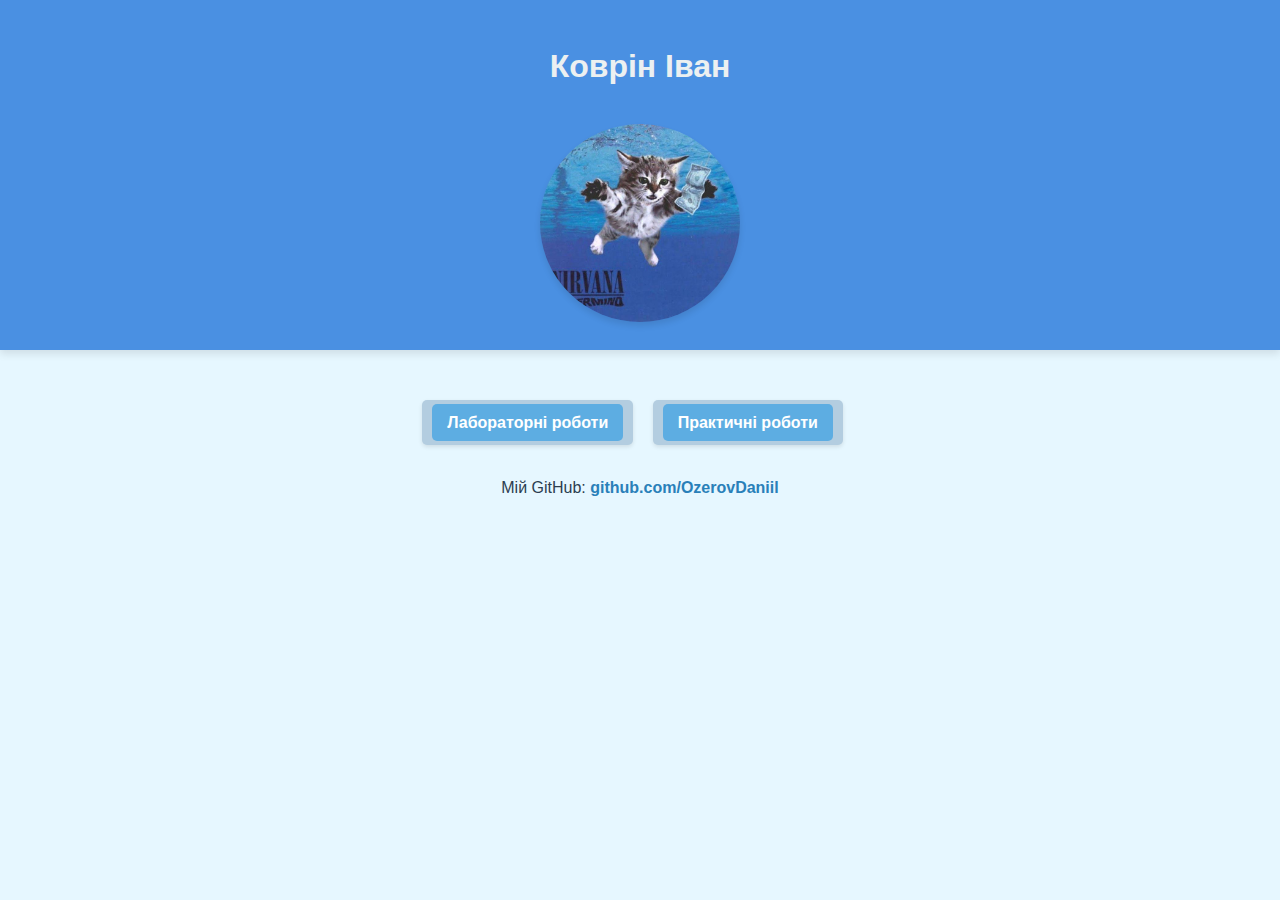
<file: web/index.html>
<!DOCTYPE html>
<html lang="uk">
<head>
    <meta charset="UTF-8">
    <meta name="viewport" content="width=device-width, initial-scale=1.0">
    <title>Ozerov_daniiltipo</title>
    <link rel="stylesheet" href="style.css">
</head>
<body>
    <header>
        <h1>Коврін Іван</h1>
        
        <img src="photo.jpg" alt="Моє фото" width="200">
    </header>
    <main>
        <nav>
            <ul>
                <li><a href="labs.html">Лабораторні роботи</a></li>
                <li><a href="prak.html">Практичні роботи</a></li>
            </ul>
        </nav>
        <footer></footer>
            <p>Мій GitHub: <a href="https://github.com/OzerovDaniil">github.com/OzerovDaniil</a></p>
        </footer>
    </main>
</body>
</html>
</file>
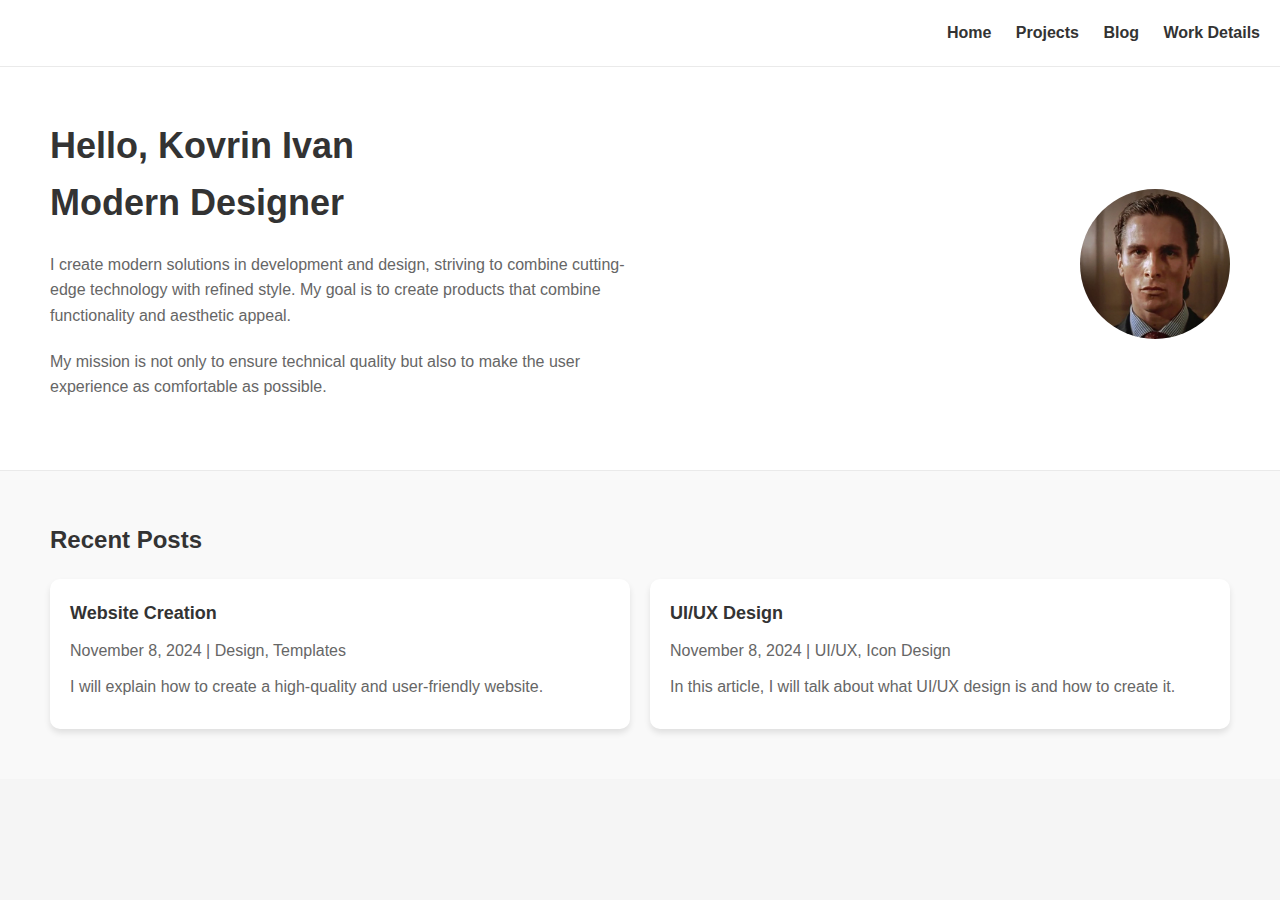
<file: web/lab5/index.html>
<!DOCTYPE html>
<html lang="en">
<head>
    <meta charset="UTF-8">
    <meta name="viewport" content="width=device-width, initial-scale=1.0">
    <title>Personal Portfolio</title>
    <link rel="stylesheet" href="style.index/style.css">
</head>
<body>

    <!-- Header Section -->
    <header class="header">
        <nav class="navbar">
            <a href="index.html" class="nav-link">Home</a>
            <a href="work.html" class="nav-link">Projects</a>
            <a href="blog.html" class="nav-link">Blog</a>
            <a href="workDeteils.html" class="nav-link">Work Details</a>
        </nav>
    </header>

    <!-- Introduction Section -->
    <section class="intro">
        <div class="intro-text">
            <h1>Hello, Kovrin Ivan<br>Modern Designer</h1>
            <p>I create modern solutions in development and design, striving to combine cutting-edge technology with refined style. My goal is to create products that combine functionality and aesthetic appeal.</p>
            <p>My mission is not only to ensure technical quality but also to make the user experience as comfortable as possible.</p>
        </div>
        <div class="intro-image">
            <img src="portfolio_photo.jpg" alt="Profile photo">
        </div>
    </section>

    <!-- Recent Posts Section -->
    <section class="recent-posts">
        <h2>Recent Posts</h2>
        <div class="posts">
            <div class="post">
                <h3>Website Creation</h3>
                <p>November 8, 2024 | Design, Templates</p>
                <p>I will explain how to create a high-quality and user-friendly website.</p>
            </div>
            <div class="post">
                <h3>UI/UX Design</h3>
                <p>November 8, 2024 | UI/UX, Icon Design</p>
                <p>In this article, I will talk about what UI/UX design is and how to create it.</p>
            </div>
        </div>
    </section>

</body>
</html>
</file>
<file: web/lab6/index.html>
<!DOCTYPE html>
<html lang="en">
<head>
    <meta charset="UTF-8">
    <meta name="viewport" content="width=device-width, initial-scale=1.0">
    <title>Pokemon Animation</title>
    <link rel="stylesheet" href="styles.css">
</head>
<body>
    <button id="change-bg">Сменить фон</button>
    <div id="container"></div>
    <script src="script.js"></script>
</body>
</html>
</file>
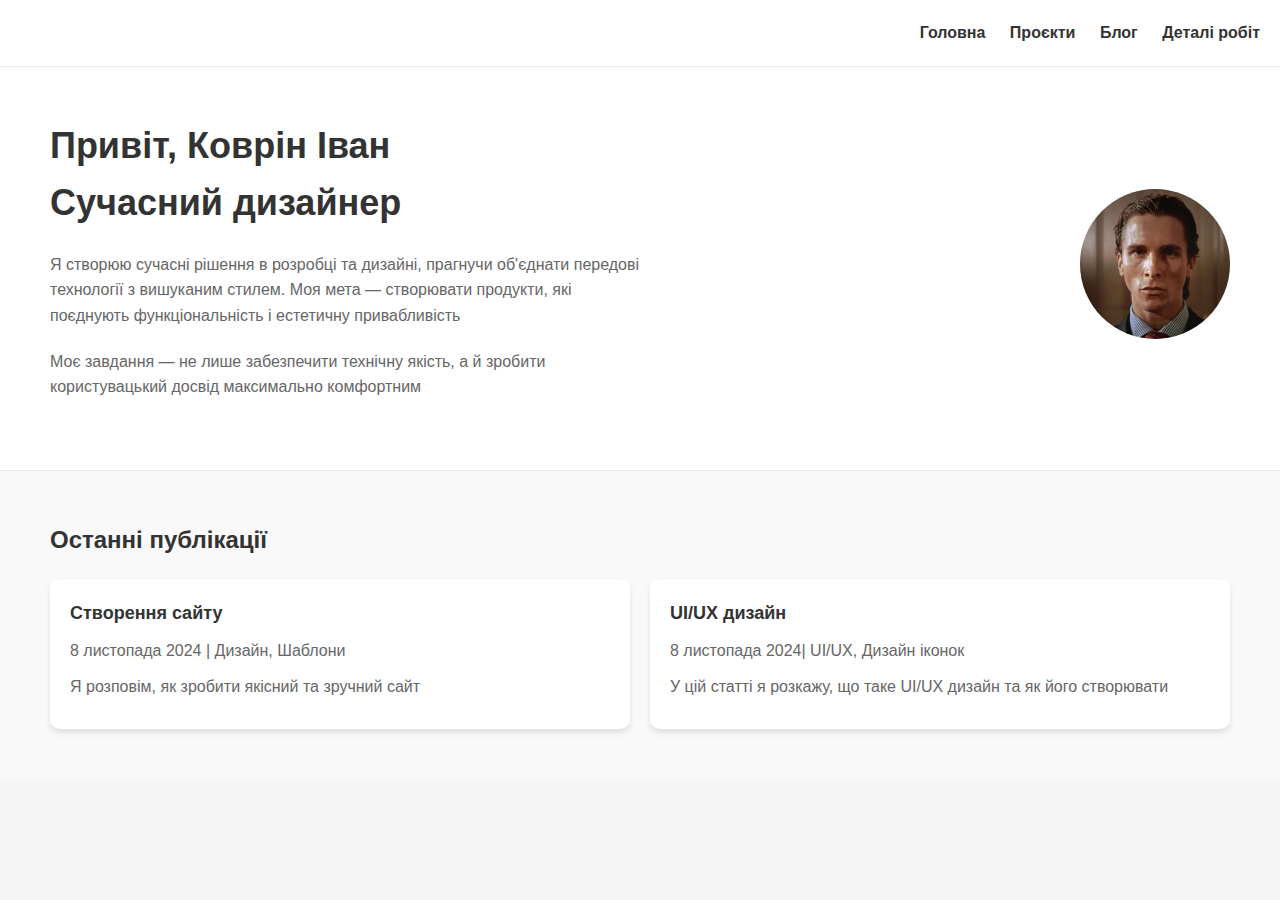
<file: web/prak5/index.html>
<!DOCTYPE html>
<html lang="uk">
<head>
    <meta charset="UTF-8">
    <meta name="viewport" content="width=device-width, initial-scale=1.0">
    <title>Особисте Портфоліо</title>
    <link rel="stylesheet" href="style.index/style.css">
</head>
<body>

    <!-- Header Section -->
    <header class="header">
        <nav class="navbar">
            <a href="index.html" class="nav-link">Головна</a>
            <a href="work.html" class="nav-link">Проєкти</a>
            <a href="blog.html" class="nav-link">Блог</a>
            <a href="workDeteils.html" class="nav-link">Деталі робіт</a>
        </nav>
    </header>

    <!-- Introduction Section -->
    <section class="intro">
        <div class="intro-text">
            <h1>Привіт, Коврін Іван<br>Сучасний дизайнер</h1>
            <p>Я створюю сучасні рішення в розробці та дизайні, прагнучи об'єднати передові технології з вишуканим стилем. Моя мета — створювати продукти, які поєднують функціональність і естетичну привабливість</p>
            <p>Моє завдання — не лише забезпечити технічну якість, а й зробити користувацький досвід максимально комфортним </p>
    
        </div>
        <div class="intro-image">
            <img src="portfolio_photo.jpg" alt="Фото профілю">
        </div>
    </section>

    <!-- Recent Posts Section -->
    <section class="recent-posts">
        <h2>Останні публікації</h2>
        <div class="posts">
            <div class="post">
                <h3>Створення сайту</h3>
                <p>8 листопада 2024 | Дизайн, Шаблони</p>
                <p>Я розповім, як зробити якісний та зручний сайт</p>
            </div>
            <div class="post">
                <h3>UI/UX дизайн</h3>
                <p> 8 листопада 2024| UI/UX, Дизайн іконок</p>
                <p>У цій статті я розкажу, що таке UI/UX дизайн та як його створювати </p>
            </div>
        </div>
    </section>

</body>
</html>
</file>
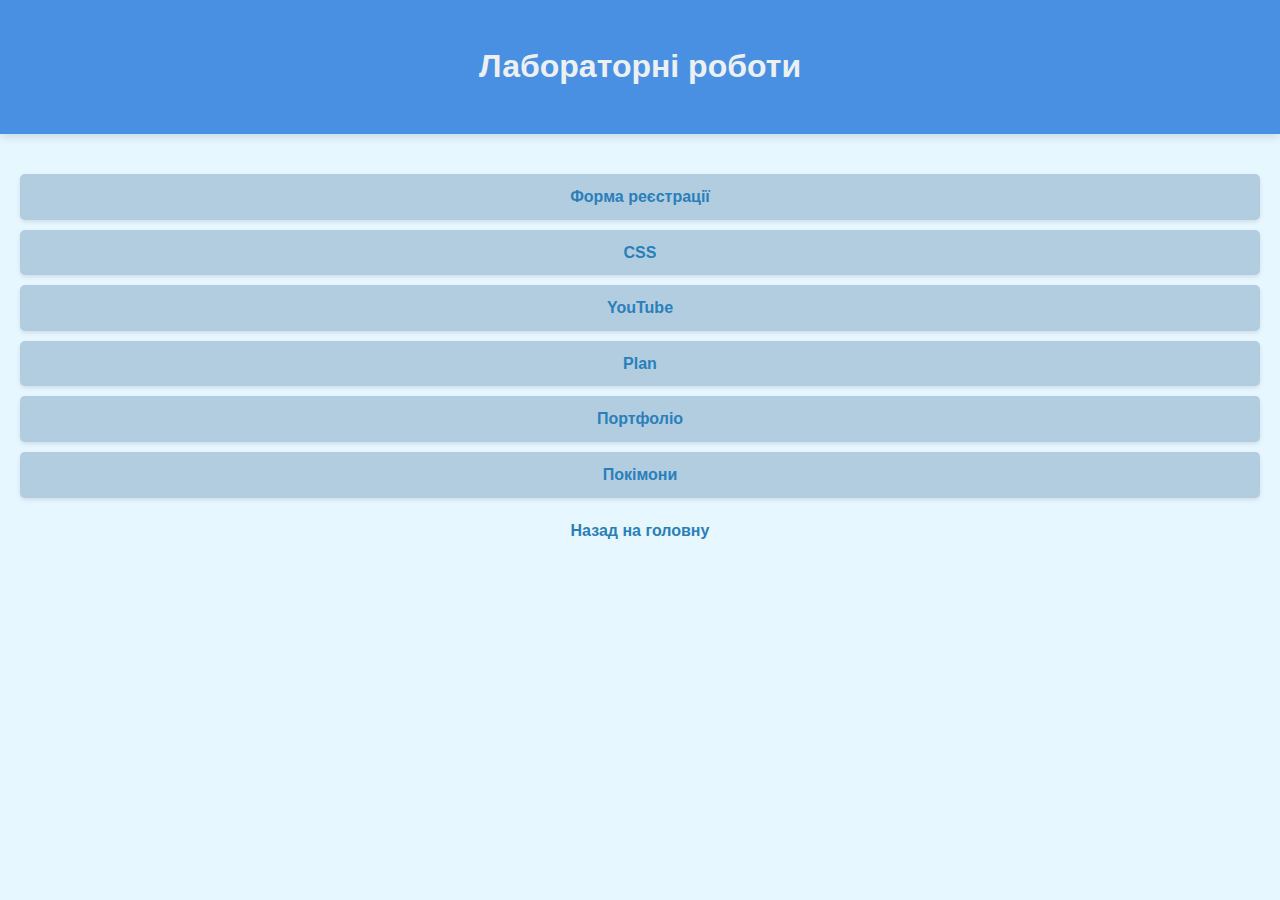
<file: web/labs.html>
<!DOCTYPE html>
<html lang="uk">
<head>
    <meta charset="UTF-8">
    <meta name="viewport" content="width=device-width, initial-scale=1.0">
    <title>Лабораторні роботи</title>
    <link rel="stylesheet" href="style.css">
    <link href="https://fonts.googleapis.com/css2?family=Poppins:wght@300;500;700&display=swap" rel="stylesheet">
    <link href="https://cdnjs.cloudflare.com/ajax/libs/font-awesome/6.0.0-beta3/css/all.min.css" rel="stylesheet">

</head>
<body>
    <header>
        <h1>Лабораторні роботи</h1>
    </header>
    <main>
        <ul>
            <li><a href="lab1/index.html">Форма реєстрації</a></li>
            <li><a href="lab2/lab2.html">CSS</a></li>
            <li><a href="lab3/lab3.html">YouTube</a></li>
            <li><a href="lab4/lab4.html">Plan</a></li>
            <li><a href="lab5/index.html">Портфоліо</a></li>
            <li><a href="lab6/index.html">Покімони</a></li>
        </ul>
        <a href="index.html">Назад на головну</a>
    </main>
</body>
</html>
</file>
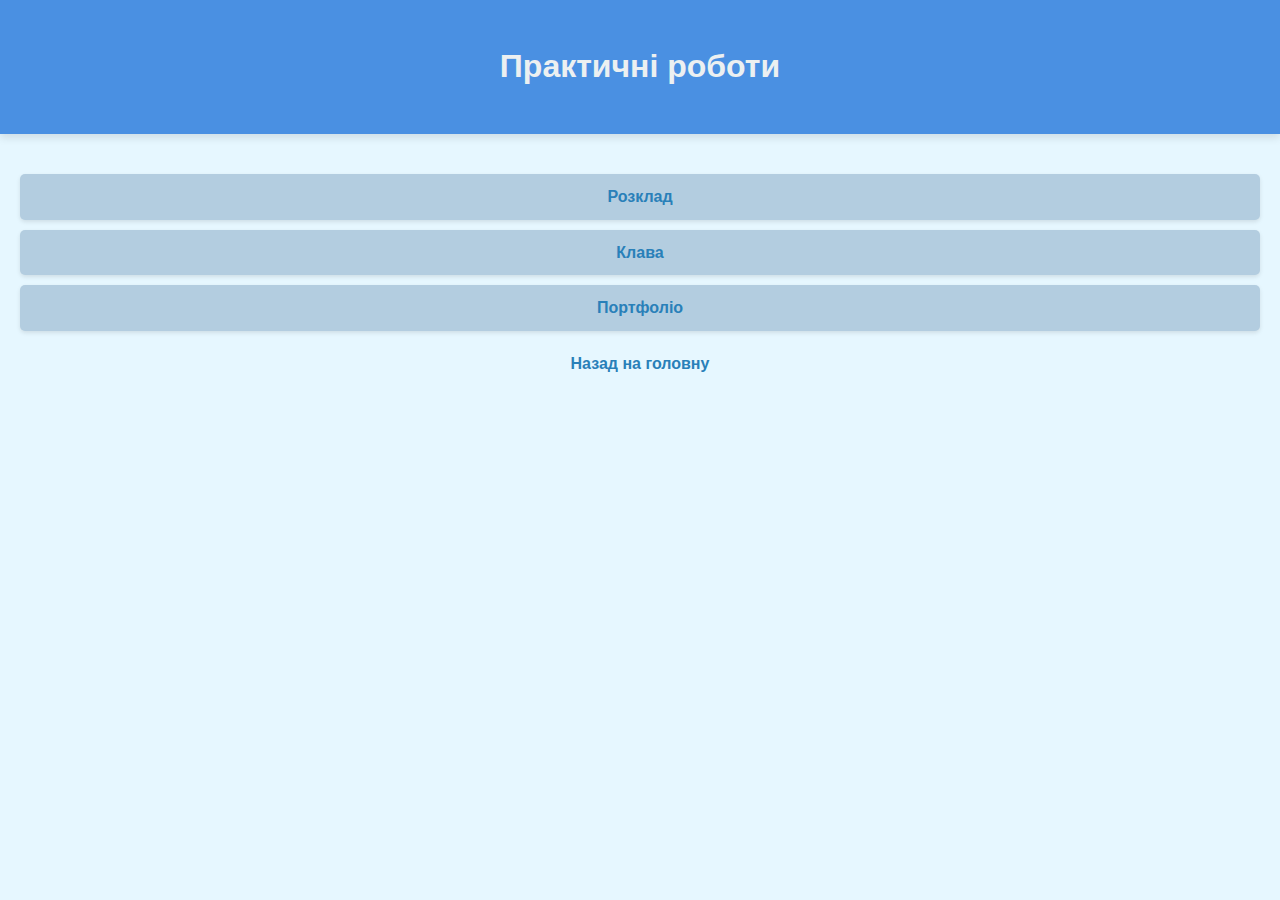
<file: web/prak.html>
<!DOCTYPE html>
<html lang="uk">
<head>
    <meta charset="UTF-8">
    <meta name="viewport" content="width=device-width, initial-scale=1.0">
    <title>Практичні роботи</title>
    <link rel="stylesheet" href="style.css">
</head>
<body>
    <header>
        <h1>Практичні роботи</h1>
    </header>
    <main>
        <ul>
            <li><a href="prak1/rozklad.html">Розклад</a></li>
            <li><a href="prak4/prak4.html">Клава</a></li>
            <li><a href="prak5/index.html">Портфоліо</a></li>

        </ul>
        <a href="index.html">Назад на головну</a>
    </main>
</body>
</html>
</file>
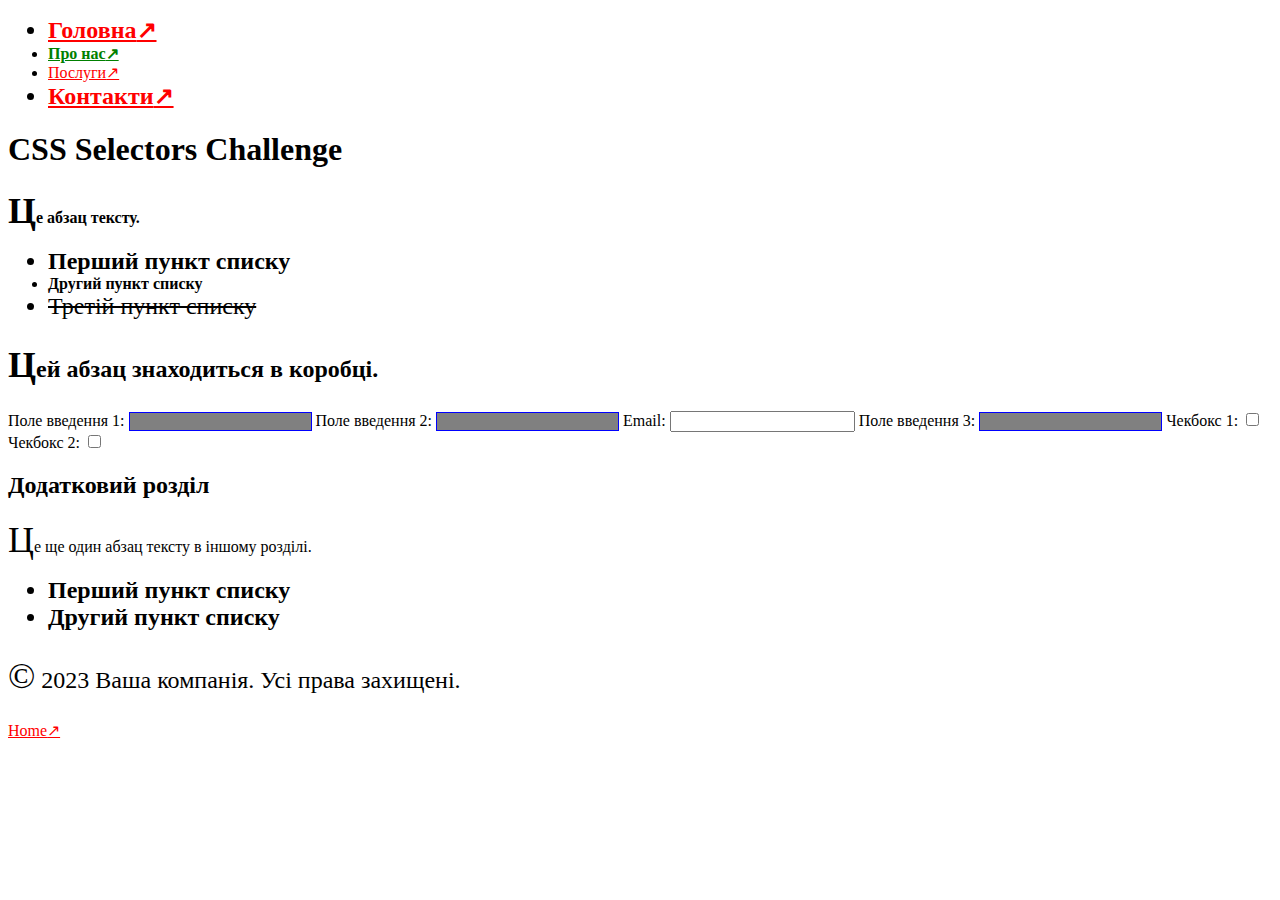
<file: web/lab2/lab2.html>
<!DOCTYPE html>
<html lang="en">
<head>
    <meta charset="UTF-8">
    <meta name="viewport" content="width=device-width, initial-scale=1.0">
    <link rel="stylesheet" href="lab2.css">
    <title>CSS Selectors Challenge</title>
</head>
<body>
    <header>
        <nav>
            <ul>
                <li><a href="#">Головна</a></li>
                <li><a href="https://example.com">Про нас</a></li>
                <li><a href="#">Послуги</a></li>
                <li><a href="http://notrealsite.ua">Контакти</a></li>
            </ul>
        </nav>
    </header>
    <div class="container">
        <h1>CSS Selectors Challenge</h1>
        <p>Це абзац тексту.</p>
        <ul>
            <li>Перший пункт списку</li>
            <li class="special">Другий пункт списку</li>
            <li>Третій пункт списку</li>
        </ul>
        <div class="box">
            <p>Цей абзац знаходиться в коробці.</p>
        </div>
        <form>
            <label for="input1">Поле введення 1:</label>
            <input type="text" id="input1">
            <label for="input2">Поле введення 2:</label>
            <input type="text" id="input2" disabled>
            <label for="email1">Email:</label>
            <input type="email" id="email1">
            <label for="input3">Поле введення 3:</label>
            <input type="text" id="input3">
            <label for="check1">Чекбокс 1:</label>
            <input type="checkbox" id="check1">
            <label for="check2">Чекбокс 2:</label>
            <input type="checkbox" id="check2">
        </form>
    </div>
    <section>
        <h2>Додатковий розділ</h2>
        <p>Це ще один абзац тексту в іншому розділі.</p>
        <ul>
            <li>Перший пункт списку</li>
            <li>Другий пункт списку</li>
        </ul>
    </section>
    <footer>
        <p>&copy; 2023 Ваша компанія. Усі права захищені.</p>
        <a href="#">Home</a>
    </footer>
</body>
</html>
</file>
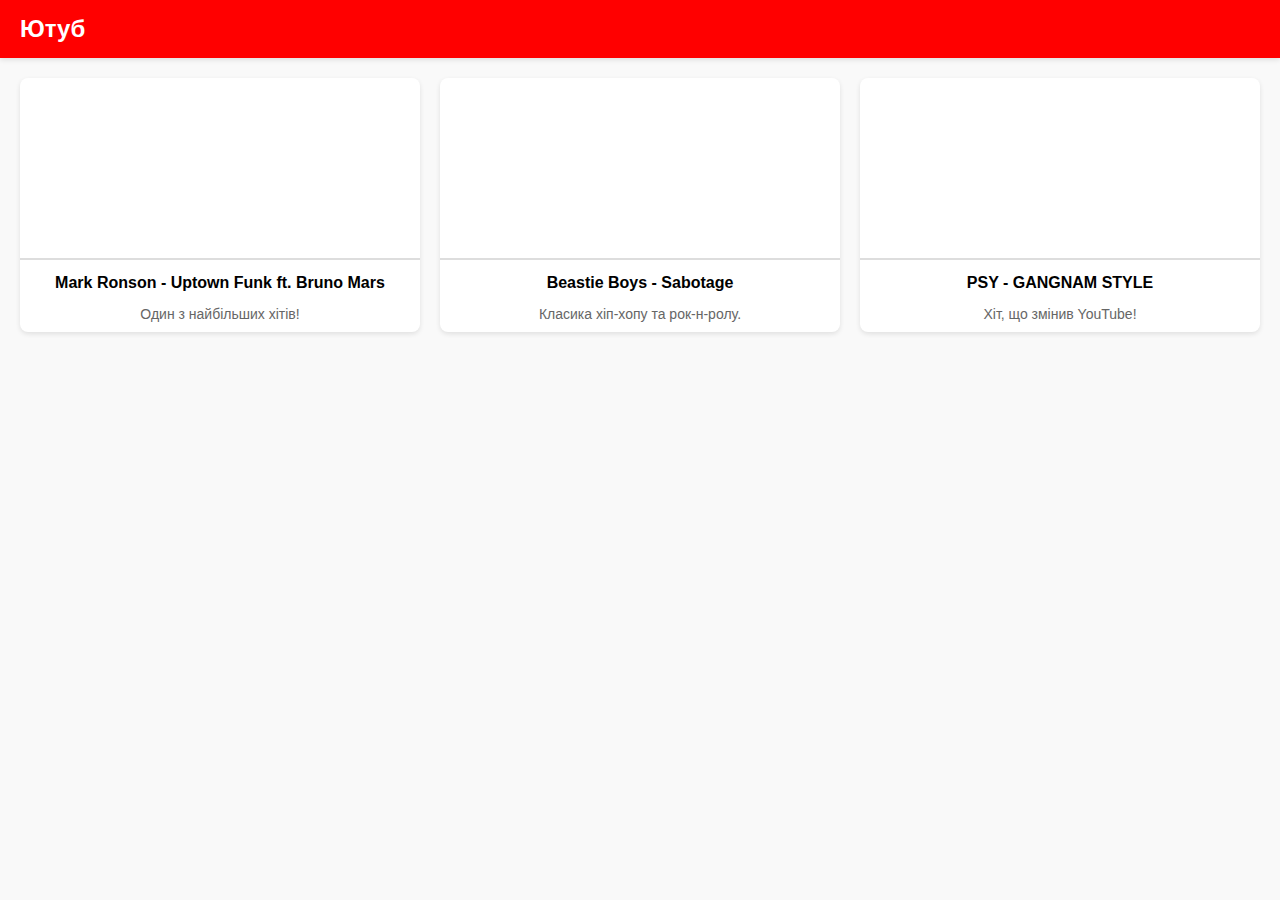
<file: web/lab3/lab3.html>
<!DOCTYPE html>
<html lang="uk">
<head>
    <meta charset="UTF-8">
    <meta name="viewport" content="width=device-width, initial-scale=1.0">
    <title>Ютуб</title>
    <link rel="stylesheet" href="style.css">
</head>
<body>

    <!-- Шапка -->
    <header class="header">
        Ютуб
    </header>

    <!-- Відео Сітка -->
    <main class="video-grid">
        <div class="video-card">
            <iframe src="https://www.youtube.com/embed/3JZ_D3ELwOQ" 
                frameborder="0" 
                allow="accelerometer; autoplay; clipboard-write; encrypted-media; gyroscope; picture-in-picture" 
                allowfullscreen>
            </iframe>
            <h3>Mark Ronson - Uptown Funk ft. Bruno Mars</h3>
            <p>Один з найбільших хітів!</p>
        </div>
        <div class="video-card">
            <iframe src="https://www.youtube.com/embed/L_jWHffIx5E" 
                frameborder="0" 
                allow="accelerometer; autoplay; clipboard-write; encrypted-media; gyroscope; picture-in-picture" 
                allowfullscreen>
            </iframe>
            <h3>Beastie Boys - Sabotage</h3>
            <p>Класика хіп-хопу та рок-н-ролу.</p>
        </div>
        <div class="video-card">
            <iframe src="https://www.youtube.com/embed/9bZkp7q19f0" 
                frameborder="0" 
                allow="accelerometer; autoplay; clipboard-write; encrypted-media; gyroscope; picture-in-picture" 
                allowfullscreen>
            </iframe>
            <h3>PSY - GANGNAM STYLE</h3>
            <p>Хіт, що змінив YouTube!</p>
        </div>
    </main>

</body>
</html>
</file>
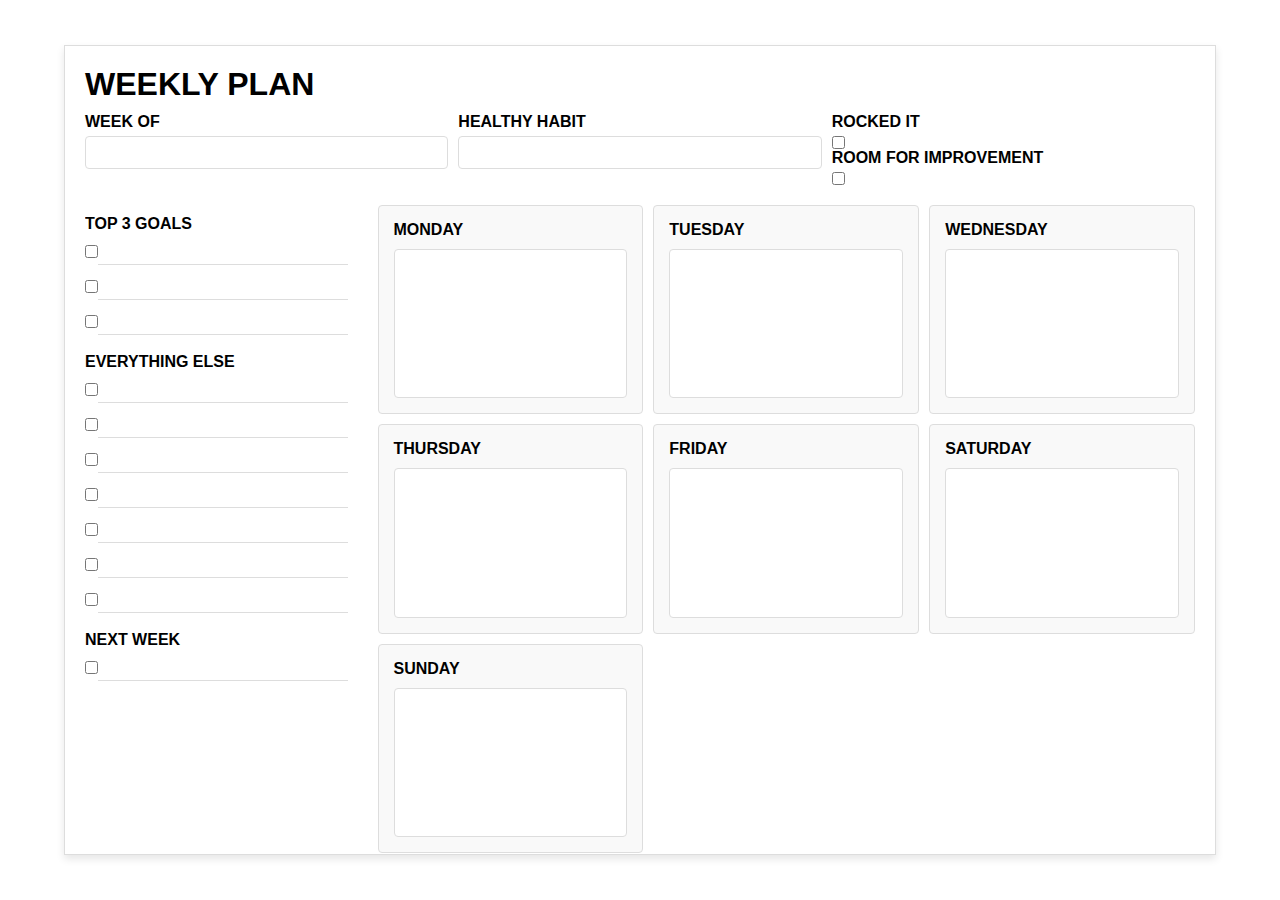
<file: web/lab4/lab4.html>
<!DOCTYPE html>
<html lang="uk">
<head>
    <meta charset="UTF-8">
    <meta name="viewport" content="width=device-width, initial-scale=1.0">
    <title>Weekly Planner</title>
    <link rel="stylesheet" href="style.css">
</head>
<body>

<div class="planner">
    <h1>WEEKLY PLAN</h1>
    <div class="header">
        <div class="week-of">
            <label for="week">WEEK OF</label>
            <input type="text" id="week" placeholder="">
        </div>
        <div class="healthy-habit">
            <label for="habit">HEALTHY HABIT</label>
            <input type="text" id="habit" placeholder="">
        </div>
        <div class="feedback">
            <label>ROCKED IT</label>
            <input type="checkbox">
            <label>ROOM FOR IMPROVEMENT</label>
            <input type="checkbox">
        </div>
    </div>

    <div class="content">
        <div class="goals">
            <h2>TOP 3 GOALS</h2>
            <ul>
                <li><input type="checkbox"> <input type="text" placeholder=""></li>
                <li><input type="checkbox"> <input type="text" placeholder=""></li>
                <li><input type="checkbox"> <input type="text" placeholder=""></li>
            </ul>
            <h2>EVERYTHING ELSE</h2>
            <ul class="everything-else">
                <li><input type="checkbox"> <input type="text" placeholder=""></li>
                <li><input type="checkbox"> <input type="text" placeholder=""></li>
                <li><input type="checkbox"> <input type="text" placeholder=""></li>
                <li><input type="checkbox"> <input type="text" placeholder=""></li>
                <li><input type="checkbox"> <input type="text" placeholder=""></li>
                <li><input type="checkbox"> <input type="text" placeholder=""></li>
                <li><input type="checkbox"> <input type="text" placeholder=""></li>
            </ul>
            <h2>NEXT WEEK</h2>
            <ul class="next-week">
                <li><input type="checkbox"> <input type="text" placeholder=""></li>
            </ul>
        </div>
        
        <div class="days">
            <div class="day"><h3>MONDAY</h3><textarea></textarea></div>
            <div class="day"><h3>TUESDAY</h3><textarea></textarea></div>
            <div class="day"><h3>WEDNESDAY</h3><textarea></textarea></div>
            <div class="day"><h3>THURSDAY</h3><textarea></textarea></div>
            <div class="day"><h3>FRIDAY</h3><textarea></textarea></div>
            <div class="day"><h3>SATURDAY</h3><textarea></textarea></div>
            <div class="day"><h3>SUNDAY</h3><textarea></textarea></div>
        </div>
    </div>
</div>

</body>
</html>
</file>
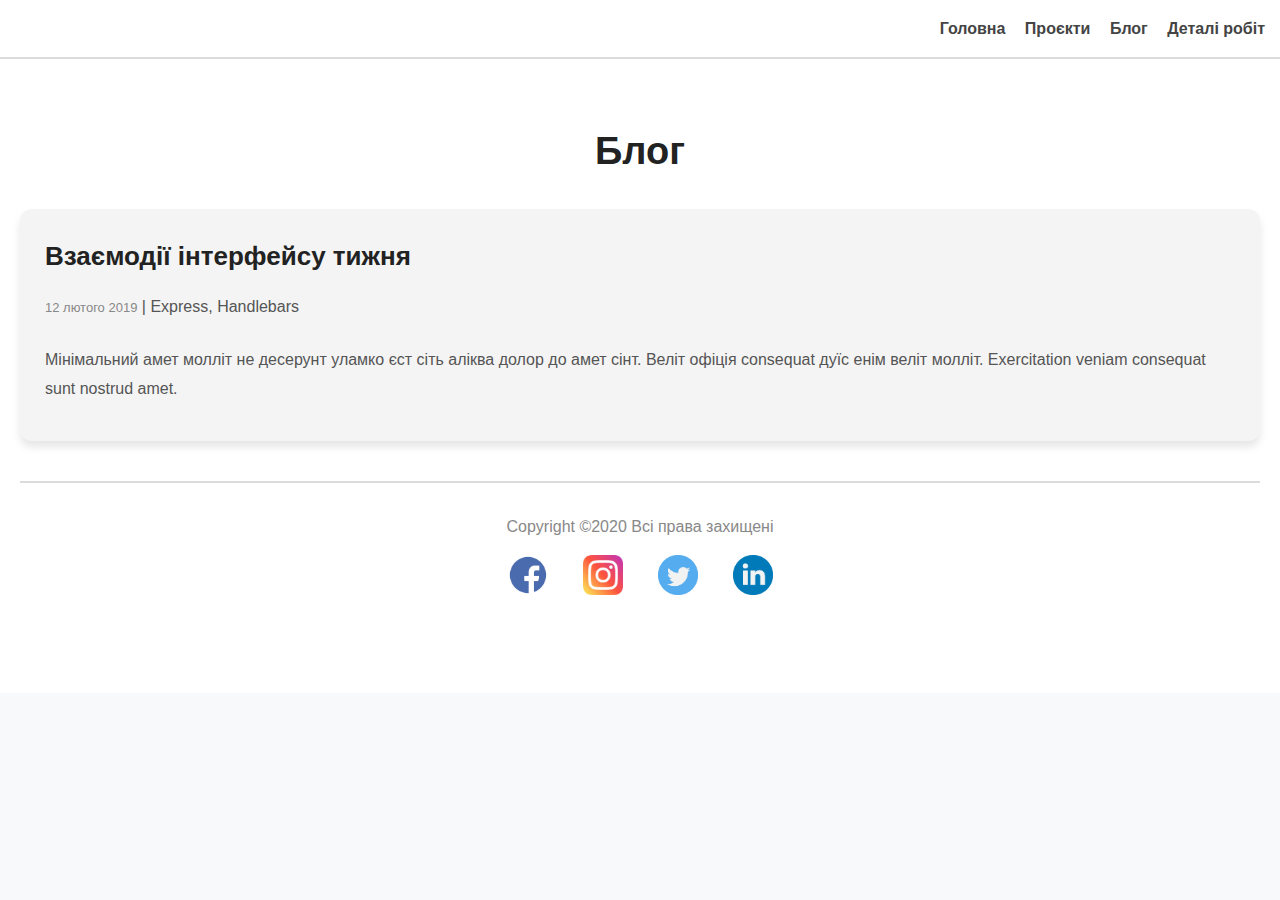
<file: web/lab5/blog.html>
<!DOCTYPE html>
<html lang="uk">
<head>
    <meta charset="UTF-8">
    <meta name="viewport" content="width=device-width, initial-scale=1.0">
    <title>Блог - Портфоліо</title>
    <link rel="stylesheet" href="style.blog/style.css">
</head>
<body>

    <!-- Заголовок -->
    <header class="header">
        <nav class="navbar">
            <a href="index.html" class="nav-link">Головна</a>
            <a href="work.html" class="nav-link">Проєкти</a>
            <a href="blog.html" class="nav-link">Блог</a>
            <a href="workDeteils.html" class="nav-link">Деталі робіт</a>
        </nav>
    </header>

    <!-- Секція Блогу -->
    <section class="blog">
        <h1>Блог</h1>

        <div class="blog-item">
            <h2>Взаємодії інтерфейсу тижня</h2>
            <p><span class="date">12 лютого 2019</span> | Express, Handlebars</p>
            <p>Мінімальний амет молліт не десерунт уламко єст сіть аліква долор до амет сінт. Веліт офіція consequat дуїс енім веліт молліт. Exercitation veniam consequat sunt nostrud amet.</p>
        </div>

 

    <!-- Футер -->
    <footer class="footer">
        <p>Copyright ©2020 Всі права захищені</p>
        <div class="social-icons">
            <a href="#"><img src="[data-uri]" alt="Facebook"></a>
            <a href="#"><img src="[data-uri]" alt="Instagram"></a>
            <a href="#"><img src="[data-uri]" alt="Twitter"></a>
            <a href="#"><img src="[data-uri]" alt="LinkedIn"></a>
        </div>
    </footer>

</body>
</html>
</file>
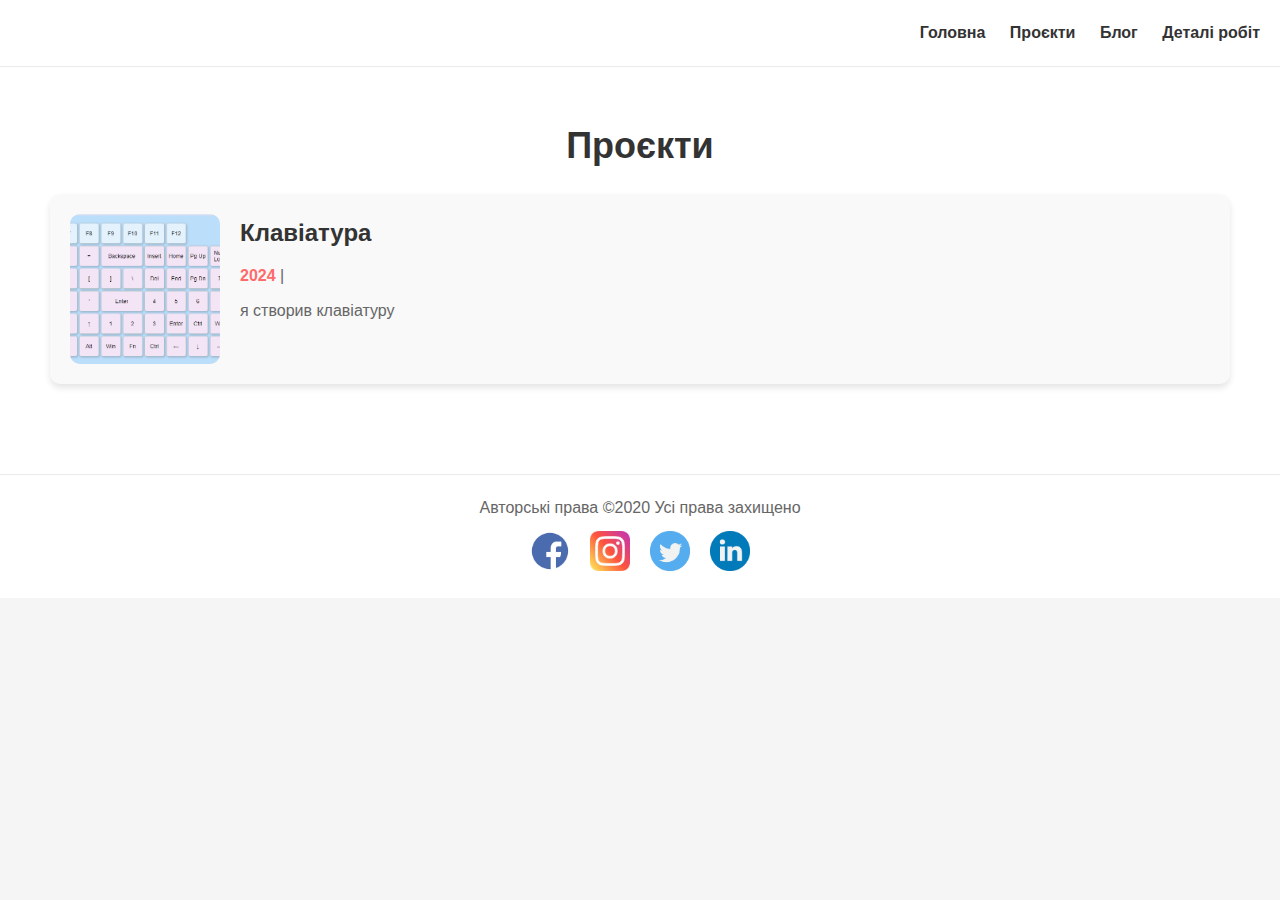
<file: web/lab5/work.html>
<!DOCTYPE html>
<html lang="uk">
<head>
    <meta charset="UTF-8">
    <meta name="viewport" content="width=device-width, initial-scale=1.0">
    <title>Проєкти - Особисте портфоліо</title>
    <link rel="stylesheet" href="style.work/style.css">
</head>
<body>

    <!-- Розділ заголовка -->
    <header class="header">
        <nav class="navbar">
            <a href="index.html" class="nav-link">Головна</a>
            <a href="work.html" class="nav-link">Проєкти</a>
            <a href="blog.html" class="nav-link">Блог</a>
            <a href="workDeteils.html" class="nav-link">Деталі робіт</a>
        </nav>
    </header>

    <!-- Розділ проєктів -->
    <section class="works">
        <h1>Проєкти</h1>

        <div class="work-item">
            <img src="Klava.png" alt="Дизайн інформаційних панелей">
            <div class="work-content">
                <h2>Клавіатура</h2>
                <p><span class="year">2024</span> | </p>
                <p>я створив клавіатуру</p>
            </div>
    </section>

    <!-- Розділ підвалу -->
    <footer class="footer">
        <p>Авторські права ©2020 Усі права захищено</p>
        <div class="social-icons">
            <a href="#"><img src="[data-uri]" alt="Facebook"></a>
            <a href="#"><img src="[data-uri]" alt="Instagram"></a>
            <a href="#"><img src="[data-uri]" alt="Twitter"></a>
            <a href="#"><img src="[data-uri]" alt="LinkedIn"></a>
        </div>
    </footer>

</body>
</html>
</file>
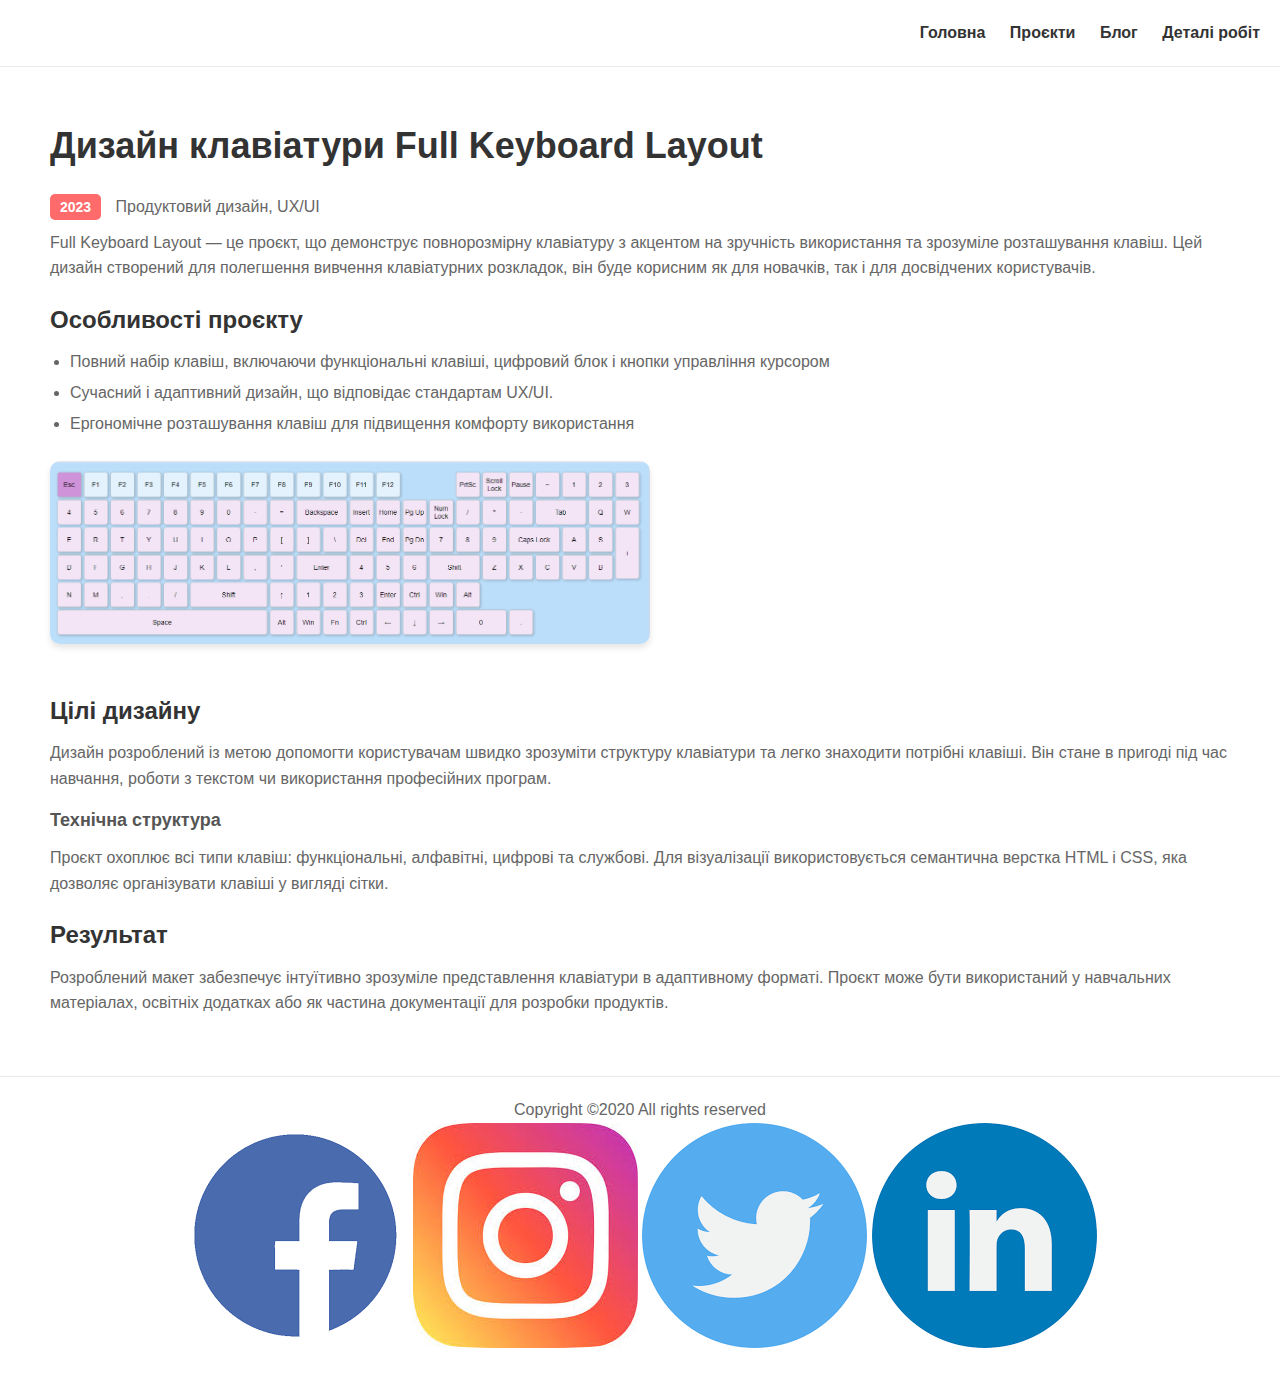
<file: web/lab5/workDeteils.html>
<!DOCTYPE html>
<html lang="uk">
<head>
    <meta charset="UTF-8">
    <meta name="viewport" content="width=device-width, initial-scale=1.0">
    <title>Деталі роботи - Full Keyboard Layout</title>
    <link rel="stylesheet" href="style.workDeteils/style.css">
</head>
<body>

    <!-- Шапка -->
    <header class="header">
        <nav class="navbar">
            <a href="index.html" class="nav-link">Головна</a>
            <a href="work.html" class="nav-link">Проєкти</a>
            <a href="blog.html" class="nav-link">Блог</a>
            <a href="workDeteils.html" class="nav-link">Деталі робіт</a>
        </nav>
    </header>

    <!-- Розділ деталей роботи -->
    <section class="work-details">
        <h1>Дизайн клавіатури Full Keyboard Layout</h1>
        <p><span class="badge">2023</span> Продуктовий дизайн, UX/UI</p>
        <p>
            Full Keyboard Layout — це проєкт, що демонструє повнорозмірну клавіатуру з акцентом на зручність використання та зрозуміле розташування клавіш. Цей дизайн створений для полегшення вивчення клавіатурних розкладок, він буде корисним як для новачків, так і для досвідчених користувачів.
        </p>

        <h2>Особливості проєкту</h2>
        <ul>
            <li>Повний набір клавіш, включаючи функціональні клавіші, цифровий блок і кнопки управління курсором</li>
            <li>Сучасний і адаптивний дизайн, що відповідає стандартам UX/UI.</li>
            <li>Ергономічне розташування клавіш для підвищення комфорту використання</li>
        </ul>

        <img src="Klava.png" alt="Full Keyboard Layout" class="work-image">

        <h2>Цілі дизайну</h2>
        <p>
            Дизайн розроблений із метою допомогти користувачам швидко зрозуміти структуру клавіатури та легко знаходити потрібні клавіші. Він стане в пригоді під час навчання, роботи з текстом чи використання професійних програм.
        </p>

        <h3>Технічна структура</h3>
        <p>
            Проєкт охоплює всі типи клавіш: функціональні, алфавітні, цифрові та службові. Для візуалізації використовується семантична верстка HTML і CSS, яка дозволяє організувати клавіші у вигляді сітки.
        </p>

        <h2>Результат</h2>
        <p>
            Розроблений макет забезпечує інтуїтивно зрозуміле представлення клавіатури в адаптивному форматі. Проєкт може бути використаний у навчальних матеріалах, освітніх додатках або як частина документації для розробки продуктів.
        </p>
    </section>

    <!-- Footer -->
    <footer class="footer">
        <p>Copyright ©2020 All rights reserved</p>
        <div class="social-icons">
            <a href="#"><img src="[data-uri]" alt="Facebook"></a>
            <a href="#"><img src="[data-uri]" alt="Instagram"></a>
            <a href="#"><img src="[data-uri]" alt="Twitter"></a>
            <a href="#"><img src="[data-uri]" alt="LinkedIn"></a>
        </div>
    </footer>

</body>
</html>
</file>
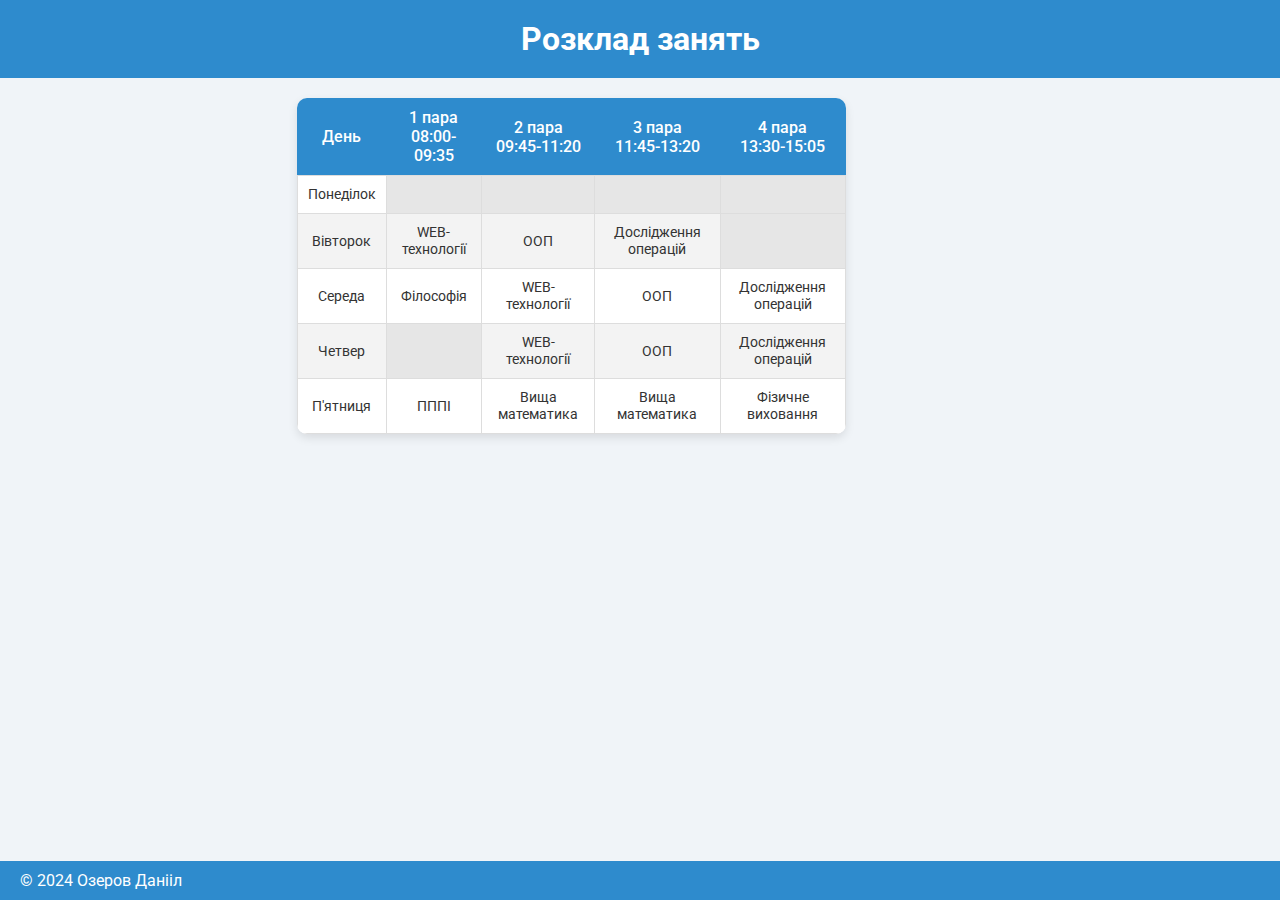
<file: web/prak1/rozklad.html>
<!DOCTYPE html>
<html lang="uk">
<head>
    <meta charset="UTF-8">
    <meta name="viewport" content="width=device-width, initial-scale=1.0">
    <title>Розклад занять</title>
    <link href="https://fonts.googleapis.com/css2?family=Roboto:wght@400;500&display=swap" rel="stylesheet">
    <link rel="stylesheet" href="style.css">
</head>
<body>
    <header>
        <h1>Розклад занять</h1>
    </header>
    <main>
        <section id="schedule">
            <table>
                <thead>
                    <tr>
                        <th>День</th>
                        <th>1 пара<br>08:00-09:35</th>
                        <th>2 пара<br>09:45-11:20</th>
                        <th>3 пара<br>11:45-13:20</th>
                        <th>4 пара<br>13:30-15:05</th>
                    </tr>
                </thead>
                <tbody>
                    <tr>
                        <td>Понеділок</td>
                        <td class="empty"></td>
                        <td class="empty"></td>
                        <td class="empty"></td>
                        <td class="empty"></td>
                    </tr>
                    <tr>
                        <td>Вівторок</td>
                        <td>WEB-технології</td>
                        <td>ООП</td>
                        <td>Дослідження операцій</td>
                        <td class="empty"></td>
                    </tr>
                    <tr>
                        <td>Середа</td>
                        <td>Філософія</td>
                        <td>WEB-технології</td>
                        <td>ООП</td>
                        <td>Дослідження операцій</td>
                    </tr>
                    <tr>
                        <td>Четвер</td>
                        <td class="empty"></td>
                        <td>WEB-технології</td>
                        <td>ООП</td>
                        <td>Дослідження операцій</td>
                    </tr>
                    <tr>
                        <td>П'ятниця</td>
                        <td>ПППІ</td>
                        <td>Вища математика</td>
                        <td>Вища математика</td>
                        <td>Фізичне виховання</td>
                    </tr>
                </tbody>
            </table>
        </section>
    </main>
    <footer>
        <p>© 2024 Озеров Данііл</p>
    </footer>
</body>
</html>
</file>
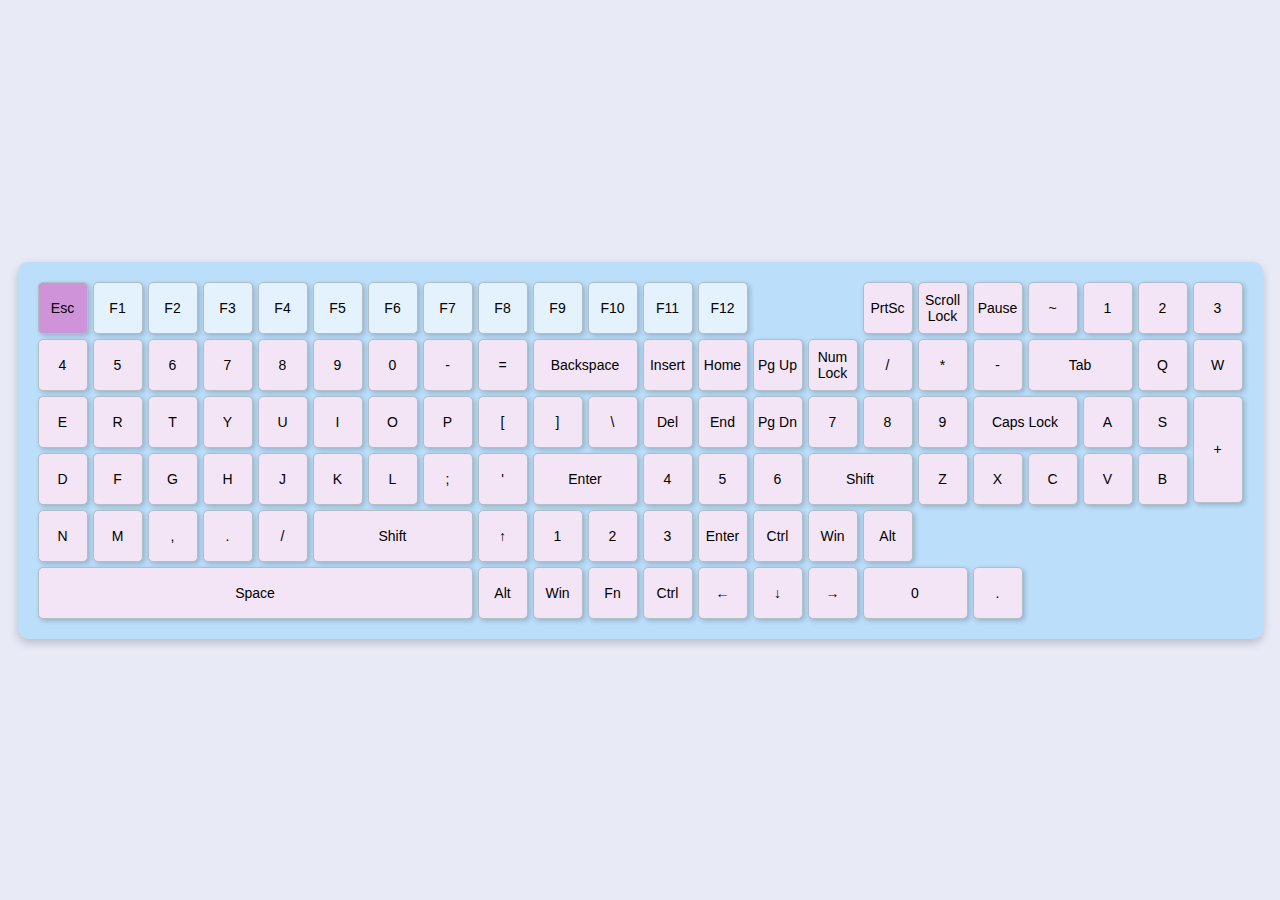
<file: web/prak4/prak4.html>
<!DOCTYPE html>
<html lang="en">
<head>
    <meta charset="UTF-8">
    <meta name="viewport" content="width=device-width, initial-scale=1.0">
    <title>Full Keyboard Layout</title>
    <link rel="stylesheet" href="styles.css">
</head>
<body>
    <div class="keyboard">
        <!-- Row 1 -->
        <div class="key esc">Esc</div>
        <div class="key function f1">F1</div>
        <div class="key function">F2</div>
        <div class="key function">F3</div>
        <div class="key function">F4</div>
        <div class="key function">F5</div>
        <div class="key function">F6</div>
        <div class="key function">F7</div>
        <div class="key function">F8</div>
        <div class="key function f9">F9</div>
        <div class="key function">F10</div>
        <div class="key function">F11</div>
        <div class="key function">F12</div>
        <div class=""></div>
        <div class=""></div>
        <div class="key prtsc">PrtSc</div>
        <div class="key">Scroll Lock</div>
        <div class="key">Pause</div>

        <!-- Row 2 -->
        <div class="key tilde">~</div>
        <div class="key number">1</div>
        <div class="key number">2</div>
        <div class="key number">3</div>
        <div class="key number">4</div>
        <div class="key number">5</div>
        <div class="key number">6</div>
        <div class="key number">7</div>
        <div class="key number">8</div>
        <div class="key number">9</div>
        <div class="key number">0</div>
        <div class="key">-</div>
        <div class="key">=</div>
        <div class="key backspace" style="grid-column: span 2;">Backspace</div>
        <div class="key insert">Insert</div>
        <div class="key home">Home</div>
        <div class="key pageup">Pg Up</div>
        <div class="key numlock">Num Lock</div>
        <div class="key number">/</div>
        <div class="key number">*</div>
        <div class="key number">-</div>

        <!-- Row 3 -->
        <div class="key tab" style="grid-column: span 1.5;">Tab</div>
        <div class="key letter">Q</div>
        <div class="key letter">W</div>
        <div class="key letter">E</div>
        <div class="key letter">R</div>
        <div class="key letter">T</div>
        <div class="key letter">Y</div>
        <div class="key letter">U</div>
        <div class="key letter">I</div>
        <div class="key letter">O</div>
        <div class="key letter">P</div>
        <div class="key">[</div>
        <div class="key">]</div>
        <div class="key backslash">\</div>
        <div class="key delete">Del</div>
        <div class="key end">End</div>
        <div class="key pagedown">Pg Dn</div>
        <div class="key number">7</div>
        <div class="key number">8</div>
        <div class="key number">9</div>
        <div class="key number plus">+</div>

        <!-- Row 4 -->
        <div class="key capslock" style="grid-column: span 2;">Caps Lock</div>
        <div class="key letter">A</div>
        <div class="key letter">S</div>
        <div class="key letter">D</div>
        <div class="key letter">F</div>
        <div class="key letter">G</div>
        <div class="key letter">H</div>
        <div class="key letter">J</div>
        <div class="key letter">K</div>
        <div class="key letter">L</div>
        <div class="key">;</div>
        <div class="key">'</div>
        <div class="key enter" style="grid-column: span 2;">Enter</div>
        <div class="key number four">4</div>
        <div class="key number">5</div>
        <div class="key number">6</div>


        <!-- Row 5 -->
        <div class="key shift" style="grid-column: span 2;">Shift</div>
        <div class="key letter">Z</div>
        <div class="key letter">X</div>
        <div class="key letter">C</div>
        <div class="key letter">V</div>
        <div class="key letter">B</div>
        <div class="key letter">N</div>
        <div class="key letter">M</div>
        <div class="key">,</div>
        <div class="key">.</div>
        <div class="key">/</div>
        <div class="key shift" style="grid-column: span 3;">Shift</div>
        <div class="key up-arrow">↑</div>
        <div class="key number one">1</div>
        <div class="key number">2</div>
        <div class="key number">3</div>
        <div class="key numpad_enter">Enter</div>

        <!-- Row 6 -->
        <div class="key ctrl">Ctrl</div>
        <div class="key win">Win</div>
        <div class="key alt">Alt</div>
        <div class="key space" style="grid-column: span 8;">Space</div>
        <div class="key alt">Alt</div>
        <div class="key win">Win</div>
        <div class="key fn">Fn</div>
        <div class="key ctrl">Ctrl</div>
        <div class="key left-arrow">←</div>
        <div class="key down-arrow">↓</div>
        <div class="key right-arrow">→</div>
        <div class="key number" style="grid-column: span 2;">0</div>
        <div class="key number">.</div>
    </div>
</body>
</html>
</file>
<file: web/style.css>
body {
    font-family: 'Segoe UI', Tahoma, Geneva, Verdana, sans-serif;
    background-color: #e6f7ff; /* Ніжний блакитний фон */
    color: #2c3e50; /* Темно-сірий текст */
    margin: 0;
    padding: 0;
    line-height: 1.6;
}

header {
    background-color: #4a90e2; /* Холодний насичений синій */
    color: #ecf0f1; /* Світло-сірий текст */
    padding: 20px 0;
    text-align: center;
    box-shadow: 0 4px 8px rgba(0, 0, 0, 0.1);
}

header img {
    border-radius: 50%;
    margin-top: 10px;
    box-shadow: 0 4px 6px rgba(0, 0, 0, 0.1);
}

main {
    padding: 20px;
    text-align: center;
}

nav ul {
    list-style-type: none;
    padding: 0;
    margin: 20px 0;
}

nav ul li {
    display: inline-block;
    margin-right: 15px;
}

nav ul li a {
    color: #ffffff; /* Білий текст */
    text-decoration: none;
    font-weight: bold;
    padding: 10px 15px;
    border-radius: 5px;
    background-color: #5dade2; /* Світлий холодний синій */
    transition: transform 0.3s ease, background-color 0.3s ease;
}

nav ul li a:hover {
    background-color: #2980b9; /* Насичений синій при наведенні */
    color: #ecf0f1; /* Світлий текст */
    transform: scale(1.1);
}

ul {
    list-style-type: none;
    padding: 0;
    margin: 20px 0;
}

ul li {
    margin: 10px 0;
    background-color: #b3cde0; /* Ніжний блакитний для елементів списку */
    color: #34495e; /* Темно-синій текст */
    padding: 10px;
    border-radius: 5px;
    box-shadow: 0 2px 4px rgba(0, 0, 0, 0.1);
    transition: transform 0.2s ease, background-color 0.3s ease;
}

ul li:hover {
    background-color: #5dade2; /* Яскравіший синій */
    transform: translateY(-3px);
}

a {
    color: #2980b9; /* Насичений синій для посилань */
    text-decoration: none;
    font-weight: bold;
    transition: color 0.3s ease;
}

a:hover {
    color: #1f618d; /* Темний холодний синій */
}
</file>
<file: web/lab6/styles.css>
body {
  margin: 0;
  padding: 0;
  background-color: white;
  display: flex;
  flex-direction: column;
  align-items: center;
  justify-content: flex-start;
  height: 100vh;
  overflow: hidden;
  font-family: Arial, sans-serif;
}

#change-bg {
  position: absolute;
  top: 10px;
  left: 10px;
  padding: 10px 20px;
  background-color: #f5a623;
  color: white;
  border: none;
  border-radius: 5px;
  cursor: pointer;
  z-index: 10;
}

#container {
  position: relative;
  width: 100%;
  height: 100%;
  overflow: hidden;
}

.pokeball {
  position: absolute;
  width: 50px;
  height: 50px;
  background-image: url('https://img.pokemondb.net/sprites/items/poke-ball.png');
  background-size: cover;
  z-index: 5;
  animation: bounce 1s ease-out;
}

@keyframes bounce {
  0% {
      transform: translateY(-20px);
      opacity: 1;
  }
  50% {
      transform: translateY(0);
      opacity: 1;
  }
  100% {
      transform: translateY(-10px);
      opacity: 1;
  }
}

.pokemon {
  position: absolute;
  width: 100px;
  height: 100px;
  background-size: contain;
  background-repeat: no-repeat;
  z-index: 10;
  animation: appear 1s ease-out forwards;
}

@keyframes appear {
  0% {
      transform: scale(0);
      opacity: 0;
  }
  100% {
      transform: scale(1);
      opacity: 1;
  }
}
</file>
<file: web/lab2/lab2.css>
ul li:first-child {
    font-weight: bold;
}

a:last-child {
    color: red;
}

input[disabled] {
    background-color: grey;
}

div > p {
    font-weight: bold;
}

a[href^="https"] {
    color: green;
}

input[type="text"] {
    border: 1px solid blue;
}

ul li:first-child, ul li:last-child {
    font-size: 24px;
}

div p {
    font-size: 16px;
}

input[type="checkbox"]:checked {
    background-color: lightblue;
}

li > a {
    text-decoration: underline;
}

ul li:nth-child(even) {
    font-weight: bold;
}

input[type="text"]:not([disabled]) {
    background-color: grey;
}

p:first-child {
    font-size: 24px;
}

.special + li {
    text-decoration: line-through;
}

p::first-letter {
    font-size: 36px;
}

a::after {
    content: "↗";
}
</file>
<file: web/lab3/style.css>
/* Загальні стилі для сторінки */
body {
    margin: 0;
    font-family: Arial, sans-serif;
    background-color: #f9f9f9;
}

/* Шапка */
.header {
    display: flex;
    justify-content: space-between;
    align-items: center;
    padding: 15px 20px;
    background-color: #ff0000;
    color: #fff;
    font-size: 24px;
    font-weight: bold;
    box-shadow: 0 2px 5px rgba(0, 0, 0, 0.1);
}

/* Сітка для відео */
.video-grid {
    display: grid;
    grid-template-columns: repeat(auto-fill, minmax(320px, 1fr));
    gap: 20px;
    padding: 20px;
}

/* Карточка відео */
.video-card {
    background-color: #fff;
    border-radius: 8px;
    box-shadow: 0 2px 5px rgba(0, 0, 0, 0.1);
    overflow: hidden;
    text-align: center;
    transition: transform 0.2s ease, box-shadow 0.2s ease;
}

/* Анімація при наведенні */
.video-card:hover {
    transform: translateY(-5px);
    box-shadow: 0 4px 10px rgba(0, 0, 0, 0.2);
}

/* Стилі для відео */
.video-card iframe {
    width: 100%;
    height: 180px;
    border: none;
    border-bottom: 2px solid #ddd;
}

/* Назва відео */
.video-card h3 {
    font-size: 16px;
    margin: 10px 0;
    color: #000;
    padding: 0 10px;
}

/* Опис відео */
.video-card p {
    font-size: 14px;
    color: #666;
    margin-bottom: 10px;
}
</file>
<file: web/lab4/style.css>
* {
    box-sizing: border-box;
    margin: 0;
    padding: 0;
    font-family: Arial, sans-serif;
}

body, html {
    display: flex;
    justify-content: center;
    align-items: center;
    min-height: 100vh;
    margin: 0;
    padding: 0;
}

.planner {
    width: 90vw;
    height: 90vh;
    background-color: white;
    padding: 20px;
    border: 1px solid #ddd;
    box-shadow: 0px 4px 8px rgba(0, 0, 0, 0.1);
    font-family: Arial, sans-serif;
    overflow-y: auto;
}

h1 {
    text-align: left;
    font-size: 2em;
    margin-bottom: 10px;
}

.header {
    display: grid;
    grid-template-columns: 1fr 1fr 1fr;
    gap: 10px;
    margin-bottom: 20px;
}

.header label {
    display: block;
    font-weight: bold;
    font-size: 1em;
    margin-bottom: 5px;
}

.header input[type="text"] {
    width: 100%;
    padding: 8px;
    border: 1px solid #ddd;
    border-radius: 4px;
}

.feedback {
    display: flex;
    flex-direction: column;
    align-items: flex-start;
    font-size: 1em;
}

.feedback label {
    display: inline;
    margin-right: 5px;
}

.content {
    display: grid;
    grid-template-columns: 1fr 3fr;
    gap: 20px;
    height: calc(100% - 120px); /* Подстраивается под высоту экрана */
}

.goals {
    display: flex;
    flex-direction: column;
    overflow-y: auto;
    padding-right: 10px;
}

.goals h2 {
    font-size: 1em;
    font-weight: bold;
    margin-top: 10px;
    margin-bottom: 5px;
}

.goals ul, .everything-else, .next-week {
    list-style: none;
    padding-left: 0;
}

.goals li, .everything-else li, .next-week li {
    display: flex;
    align-items: center;
    margin-bottom: 8px;
}

.goals input[type="text"], .everything-else input[type="text"], .next-week input[type="text"] {
    border: none;
    border-bottom: 1px solid #ddd;
    flex: 1;
    padding: 4px;
    font-size: 1em;
}

.days {
    display: grid;
    grid-template-columns: repeat(3, 1fr);
    gap: 10px;
}

.day {
    background-color: #f9f9f9;
    padding: 15px;
    border: 1px solid #ddd;
    border-radius: 4px;
    text-align: left;
    font-size: 1em;
    display: flex;
    flex-direction: column;
    height: 100%;
}

.day h3 {
    font-size: 1em;
    font-weight: bold;
    margin-bottom: 10px;
}

.day textarea {
    width: 100%;
    flex: 1;
    border: 1px solid #ddd;
    border-radius: 4px;
    resize: none;
    padding: 8px;
    font-size: 1em;
}

@media (max-width: 768px) {
    .content {
        grid-template-columns: 1fr;
    }
    .days {
        grid-template-columns: repeat(2, 1fr);
    }
}

@media (max-width: 480px) {
    .days {
        grid-template-columns: 1fr;
    }
}
</file>
<file: web/lab5/style.blog/style.css>
* { 
    margin: 0;
    padding: 0;
    box-sizing: border-box;
}

body {
    font-family: "Helvetica Neue", Arial, sans-serif;
    color: #444;
    background-color: #f8f9fa;
    line-height: 1.7;
}

/* Заголовок */
.header {
    padding: 15px;
    display: flex;
    justify-content: flex-end;
    background-color: #ffffff;
    border-bottom: 2px solid #dcdcdc;
    box-shadow: 0 2px 4px rgba(0, 0, 0, 0.1);
}

.navbar .nav-link {
    margin-left: 15px;
    color: #444;
    text-decoration: none;
    font-weight: 600;
    transition: color 0.3s ease;
}

.navbar .nav-link.active {
    color: #007bff;
    border-bottom: 2px solid #007bff;
    padding-bottom: 3px;
}

.navbar .nav-link:hover {
    color: #0056b3;
}

/* Секція блогу */
.blog {
    padding: 60px 20px;
    background-color: #ffffff;
}

.blog h1 {
    font-size: 38px;
    margin-bottom: 25px;
    color: #222;
    text-align: center;
}

.blog-item {
    margin-bottom: 35px;
    padding: 25px;
    background-color: #f4f4f4;
    border-radius: 12px;
    box-shadow: 0 6px 8px rgba(0, 0, 0, 0.1);
    transition: transform 0.3s, box-shadow 0.3s;
}

.blog-item h2 {
    font-size: 26px;
    margin-bottom: 15px;
    color: #222;
}

.blog-item .date {
    font-size: 13px;
    color: #888;
    margin-bottom: 15px;
    display: inline-block;
}

.blog-item p {
    margin: 12px 0;
    color: #555;
    line-height: 1.8;
}

.blog-item:hover {
    transform: translateY(-5px);
    box-shadow: 0 8px 16px rgba(0, 0, 0, 0.15);
}

/* Футер */
.footer {
    padding: 30px 20px;
    text-align: center;
    background-color: #ffffff;
    border-top: 2px solid #dcdcdc;
    color: #888;
    margin-top: 40px;
}

.footer .social-icons {
    margin-top: 15px;
    display: flex;
    justify-content: center;
    gap: 15px;
}

.social-icons a img {
    width: 40px; /* Зменшує ширину іконок */
    height: 40px; /* Зменшує висоту іконок */
    margin: 0 10px; /* Додає простір між іконками */
    transition: transform 0.3s ease; /* Додає ефект при наведенні */
}

.social-icons a img:hover {
    transform: scale(1.1); /* Легке збільшення при наведенні */
}

.social-icons {
    display: flex;
    justify-content: center; /* Центрує іконки */
    align-items: center;
    margin-top: 20px; /* Відступ зверху */
}
</file>
<file: web/lab5/style.work/style.css>
* {
    margin: 0;
    padding: 0;
    box-sizing: border-box;
}

body {
    font-family: Arial, sans-serif;
    color: #333;
    background-color: #f5f5f5;
    line-height: 1.6;
}

/* Шапка сайту */
.header {
    padding: 20px;
    display: flex;
    justify-content: flex-end;
    background-color: #ffffff;
    border-bottom: 1px solid #eaeaea;
}

.navbar .nav-link {
    margin-left: 20px;
    color: #333;
    text-decoration: none;
    font-weight: bold;
}

.navbar .nav-link.active {
    color: #ff6b6b;
}

.navbar .nav-link:hover {
    color: #ff6b6b;
}

/* Розділ проєктів */
.works {
    padding: 50px;
    background-color: #ffffff;
}

.works h1 {
    font-size: 36px;
    margin-bottom: 20px;
    color: #333;
    text-align: center;
}

.work-item {
    display: flex;
    gap: 20px;
    margin-bottom: 40px;
    padding: 20px;
    background-color: #f9f9f9;
    border-radius: 10px;
    box-shadow: 0 4px 6px rgba(0, 0, 0, 0.1);
}

.work-item img {
    width: 150px;
    height: 150px;
    border-radius: 10px;
    object-fit: cover;
    background-color: #eaeaea; /* Плейсхолдерний колір */
}

.work-content {
    flex: 1;
}

.work-content h2 {
    font-size: 24px;
    color: #333;
    margin-bottom: 10px;
}

.work-content .year {
    font-weight: bold;
    color: #ff6b6b;
}

.work-content p {
    color: #666;
    margin: 10px 0;
}

/* Футер */
.footer {
    padding: 20px;
    text-align: center;
    background-color: #ffffff;
    border-top: 1px solid #eaeaea;
    color: #666;
}

.footer .social-icons {
    margin-top: 10px;
    display: flex;
    justify-content: center;
    align-items: center;
}

.footer .social-icons a img {
    width: 40px; /* Зменшує ширину іконок */
    height: 40px; /* Зменшує висоту іконок */
    margin: 0 10px; /* Додає простір між іконками */
    transition: transform 0.3s ease; /* Додає ефект при наведенні */
}

.footer .social-icons a img:hover {
    transform: scale(1.1); /* Легке збільшення при наведенні */
}
</file>
<file: web/lab5/style.workDeteils/style.css>
/* Скидання стилів */
* {
    margin: 0;
    padding: 0;
    box-sizing: border-box;
}

body {
    font-family: Arial, sans-serif;
    color: #333;
    background-color: #f5f5f5;
    line-height: 1.6;
}

/* Шапка */
.header {
    padding: 20px;
    display: flex;
    justify-content: flex-end;
    background-color: #ffffff;
    border-bottom: 1px solid #eaeaea;
}

.navbar .nav-link {
    margin-left: 20px;
    color: #333;
    text-decoration: none;
    font-weight: bold;
}

.navbar .nav-link.active {
    color: #ff6b6b;
}

.navbar .nav-link:hover {
    color: #ff6b6b;
}

/* Розділ деталей роботи */
.work-details {
    padding: 50px;
    background-color: #ffffff;
    color: #333;
}

.work-details h1 {
    font-size: 36px;
    margin-bottom: 20px;
    color: #333;
}

.work-details .badge {
    background-color: #ff6b6b;
    color: #ffffff;
    padding: 5px 10px;
    border-radius: 5px;
    font-size: 14px;
    font-weight: bold;
    margin-right: 10px;
}

.work-details p {
    margin: 10px 0;
    color: #666;
}

.work-image {
    width: 100%;
    max-width: 600px;
    margin: 20px 0;
    border-radius: 10px;
    object-fit: cover;
    box-shadow: 0 4px 6px rgba(0, 0, 0, 0.1);
}

.work-details h2 {
    font-size: 24px;
    margin-top: 20px;
    color: #333;
}

.work-details h3 {
    font-size: 18px;
    margin-top: 15px;
    color: #555;
}

.work-details ul {
    margin-top: 10px;
    padding-left: 20px;
    color: #666;
}

.work-details ul li {
    margin: 5px 0;
}

/* Підвал */
.footer {
    padding: 20px;
    text-align: center;
    background-color: #ffffff;
    border-top: 1px solid #eaeaea;
    color: #666;
}
</file>
<file: web/prak1/style.css>
* {
    margin: 0;
    padding: 0;
    box-sizing: border-box;
}

body {
    font-family: 'Roboto', sans-serif;
    background-color: #f0f4f8;
    color: #333;
}

header {
    text-align: center;
    padding: 20px 0;
    background-color: #2e8bcd;
    color: white;
}

h1 {
    font-size: 2rem;
}

main {
    display: flex;
    justify-content: center;
    margin: 20px 0;
}

table {
    width: 80%;
    border-collapse: collapse;
    text-align: center;
    background-color: white;
    border-radius: 10px;
    overflow: hidden;
    box-shadow: 0 4px 10px rgba(0, 0, 0, 0.1);
}

thead {
    background-color: #2e8bcd;
    color: white;
}

thead th {
    padding: 10px;
    font-size: 1rem;
    font-weight: 500;
}

tbody tr:nth-child(even) {
    background-color: #f3f3f3;
}

tbody tr:nth-child(odd) {
    background-color: #ffffff;
}

tbody td {
    padding: 10px;
    font-size: 0.9rem;
    font-weight: 400;
    border: 1px solid #ddd;
}

tbody td.empty {
    background-color: #e6e6e6;
}

footer {
    text-align: left;
    padding: 10px 20px;
    background-color: #2e8bcd;
    color: white;
    position: fixed;
    width: 100%;
    bottom: 0;
}
</file>
<file: web/prak4/styles.css>
body {
    font-family: Arial, sans-serif;
    display: flex;
    justify-content: center;
    align-items: center;
    height: 100vh;
    margin: 0;
    background-color: #e8eaf6; /* Легкий ніжно-фіолетовий для фону */
}

.keyboard {
    display: grid;
    grid-template-columns: repeat(22, 50px); /* Adjust as necessary */
    gap: 5px;
    padding: 20px;
    background-color: #bbdefb; /* Ніжний блакитний */
    border-radius: 10px;
    box-shadow: 0px 4px 10px rgba(0, 0, 0, 0.2);
}

.key {
    display: flex;
    justify-content: center;
    align-items: center;
    height: 50px;
    background-color: #f3e5f5; /* Ніжно-фіолетовий */
    border: 1px solid #b0bec5; /* М'який сірий для меж */
    border-radius: 5px;
    box-shadow: 2px 2px 5px rgba(0, 0, 0, 0.2);
    font-size: 14px;
    cursor: pointer;
    transition: all 0.1s ease;
    text-align: center;
    user-select: none;
}

.key.function {
    background-color: #e3f2fd; /* Світло-блакитний */
}

.key:hover {
    box-shadow: 2px 2px 8px rgba(0, 0, 0, 0.3);
    background-color: #d1c4e9; /* Трохи насиченіший фіолетовий при наведенні */
}

.key:active {
    transform: scale(0.95);
    box-shadow: 1px 1px 3px rgba(0, 0, 0, 0.3);
}

.key.esc { background-color: #ce93d8; /* Ніжний рожевий */ }
.key.space { grid-column: span 6; }
.key.backspace { grid-column: span 2; }
.key.tab { grid-column: span 2; }
.key.enter { grid-column: span 2; }
.key.shift { grid-column: span 2; }

/* Specific area for numpad */
.key.numpad { background-color: #ede7f6; }
.key.number.plus {
    grid-row-start: 3;
    grid-row-end: 7;
    grid-column-start: 22;
    height: 105px;
}
</file>
<file: web/lab5/style.index/style.css>
/* Reset some default styling */
* {
    margin: 0;
    padding: 0;
    box-sizing: border-box;
}

body {
    font-family: Arial, sans-serif;
    color: #333;
    background-color: #f5f5f5;
    line-height: 1.6;
}

/* Header */
.header {
    padding: 20px;
    display: flex;
    justify-content: flex-end;
    background-color: #ffffff;
    border-bottom: 1px solid #eaeaea;
}

.navbar .nav-link {
    margin-left: 20px;
    color: #333;
    text-decoration: none;
    font-weight: bold;
}

.navbar .nav-link:hover {
    color: #ff6b6b;
}

/* Introduction Section */
.intro {
    display: flex;
    justify-content: space-between;
    align-items: center;
    padding: 50px;
    background-color: #ffffff;
    border-bottom: 1px solid #eaeaea;
}

.intro-text {
    max-width: 50%;
}

.intro-text h1 {
    font-size: 36px;
    font-weight: bold;
    color: #333;
}

.intro-text p {
    margin: 20px 0;
    color: #666;
}

.download-btn {
    padding: 10px 20px;
    background-color: #ff6b6b;
    color: #ffffff;
    border: none;
    border-radius: 5px;
    cursor: pointer;
    font-weight: bold;
}

.download-btn:hover {
    background-color: #ff4b4b;
}

.intro-image img {
    width: 150px;
    height: 150px;
    border-radius: 50%;
    object-fit: cover;
}

/* Recent Posts Section */
.recent-posts {
    padding: 50px;
    background-color: #f9f9f9;
}

.recent-posts h2 {
    font-size: 24px;
    margin-bottom: 20px;
    color: #333;
}

.posts {
    display: flex;
    gap: 20px;
}

.post {
    background-color: #ffffff;
    padding: 20px;
    border-radius: 10px;
    box-shadow: 0 4px 6px rgba(0, 0, 0, 0.1);
    width: 100%;
}

.post h3 {
    font-size: 18px;
    color: #333;
}

.post p {
    color: #666;
    margin: 10px 0;
}
</file>
<file: web/prak5/style.index/style.css>
/* Reset some default styling */
* {
    margin: 0;
    padding: 0;
    box-sizing: border-box;
}

body {
    font-family: Arial, sans-serif;
    color: #333;
    background-color: #f5f5f5;
    line-height: 1.6;
}

/* Header */
.header {
    padding: 20px;
    display: flex;
    justify-content: flex-end;
    background-color: #ffffff;
    border-bottom: 1px solid #eaeaea;
}

.navbar .nav-link {
    margin-left: 20px;
    color: #333;
    text-decoration: none;
    font-weight: bold;
}

.navbar .nav-link:hover {
    color: #ff6b6b;
}

/* Introduction Section */
.intro {
    display: flex;
    justify-content: space-between;
    align-items: center;
    padding: 50px;
    background-color: #ffffff;
    border-bottom: 1px solid #eaeaea;
}

.intro-text {
    max-width: 50%;
}

.intro-text h1 {
    font-size: 36px;
    font-weight: bold;
    color: #333;
}

.intro-text p {
    margin: 20px 0;
    color: #666;
}

.download-btn {
    padding: 10px 20px;
    background-color: #ff6b6b;
    color: #ffffff;
    border: none;
    border-radius: 5px;
    cursor: pointer;
    font-weight: bold;
}

.download-btn:hover {
    background-color: #ff4b4b;
}

.intro-image img {
    width: 150px;
    height: 150px;
    border-radius: 50%;
    object-fit: cover;
}

/* Recent Posts Section */
.recent-posts {
    padding: 50px;
    background-color: #f9f9f9;
}

.recent-posts h2 {
    font-size: 24px;
    margin-bottom: 20px;
    color: #333;
}

.posts {
    display: flex;
    gap: 20px;
}

.post {
    background-color: #ffffff;
    padding: 20px;
    border-radius: 10px;
    box-shadow: 0 4px 6px rgba(0, 0, 0, 0.1);
    width: 100%;
}

.post h3 {
    font-size: 18px;
    color: #333;
}

.post p {
    color: #666;
    margin: 10px 0;
}
</file>
